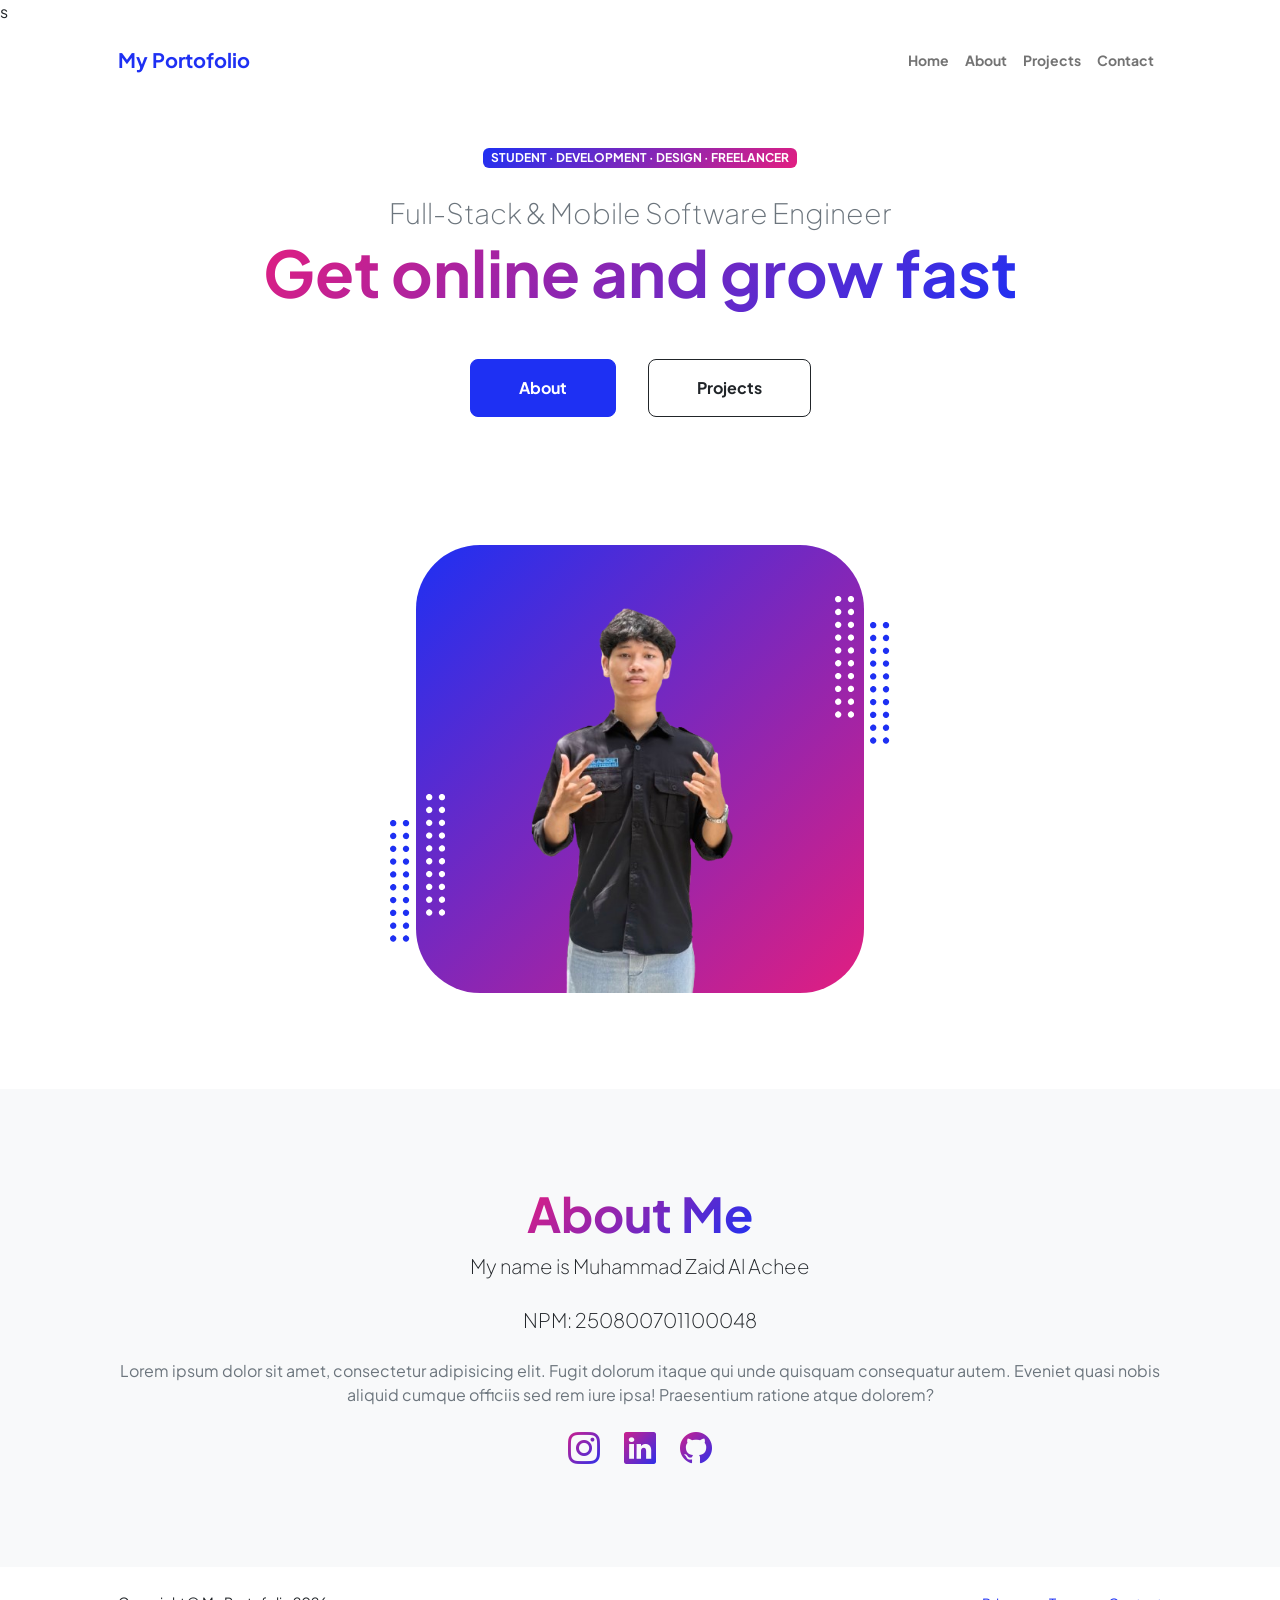
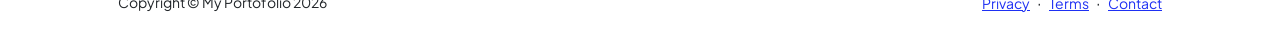
<file: index.html>
<!doctype html>
<html lang="en">
  <head>
    <meta charset="utf-8" />
    <meta name="viewport" content="width=device-width, initial-scale=1, shrink-to-fit=no" />
    <meta name="description" content="" />
    <meta name="author" content="" />
    <title>Achee| My Portofolio</title>
    <!-- Favicon-->
    <link rel="icon" type="image/x-icon" href="assets/favicon.ico" />
    <!-- Custom Google font-->
    <link rel="preconnect" href="https://fonts.googleapis.com" />
    <link rel="preconnect" href="https://fonts.gstatic.com" crossorigin />
    <link
      href="https://fonts.googleapis.com/css2?family=Plus+Jakarta+Sans:wght@100;200;300;400;500;600;700;800;900&amp;display=swap"
      rel="stylesheet"
    />s
    <!-- Bootstrap icons-->
    <link
      href="https://cdn.jsdelivr.net/npm/bootstrap-icons@1.8.1/font/bootstrap-icons.css"
      rel="stylesheet"
    />
    <!-- Core theme CSS (includes Bootstrap)-->
    <link href="css/styles.css" rel="stylesheet" />
  </head>
  <body class="d-flex flex-column h-100">
    <main class="flex-shrink-0">
      <!-- Navigation-->
      <nav class="navbar navbar-expand-lg navbar-light bg-white py-3">
        <div class="container px-5">
          <a class="navbar-brand" href="index.html"
            ><span class="fw-bolder text-primary">My Portofolio</span></a
          > 
          <button
            class="navbar-toggler"
            type="button"
            data-bs-toggle="collapse"
            data-bs-target="#navbarSupportedContent"
            aria-controls="navbarSupportedContent"
            aria-expanded="false"
            aria-label="Toggle navigation"
          >
            <span class="navbar-toggler-icon"></span>
          </button>
          <div class="collapse navbar-collapse" id="navbarSupportedContent">
            <ul class="navbar-nav ms-auto mb-2 mb-lg-0 small fw-bolder">
              <li class="nav-item"><a class="nav-link" href="index.html">Home</a></li>
              <li class="nav-item"><a class="nav-link" href="about.html">About</a></li>
              <li class="nav-item"><a class="nav-link" href="projects.html">Projects</a></li>
              <li class="nav-item"><a class="nav-link" href="contact.html">Contact</a></li>
            </ul>
          </div>
        </div>
      </nav>
      <!-- Header-->
      <header class="py-5">
        <div class="container px-5 pb-5">
          <div class="row gx-5 align-items-center">
            <div class="col-xxl-5">
              <!-- Header text content-->
              <div class="text-center text-xxl-start">
                <div class="badge bg-gradient-primary-to-secondary text-white mb-4">
                  <div class="text-uppercase">
                    Student &middot; Development &middot; Design &middot; Freelancer
                  </div>
                </div>
                <div class="fs-3 fw-light text-muted">Full-Stack & Mobile Software Engineer</div>
                <h1 class="display-3 fw-bolder mb-5">
                  <span class="text-gradient d-inline">Get online and grow fast</span>
                </h1>
                <div
                  class="d-grid gap-3 d-sm-flex justify-content-sm-center justify-content-xxl-start mb-3"
                >
                  <a
                    class="btn btn-primary btn-lg px-5 py-3 me-sm-3 fs-6 fw-bolder"
                    href="about.html"
                    >About</a
                  >
                  <a
                    class="btn btn-outline-dark btn-lg px-5 py-3 fs-6 fw-bolder"
                    href="projects.html"
                    >Projects</a
                  >
                </div>
              </div>
            </div>
            <div class="col-xxl-7">
              <!-- Header profile picture-->
              <div class="d-flex justify-content-center mt-5 mt-xxl-0">
                <div class="profile bg-gradient-primary-to-secondary">
                  <!-- TIP: For best results, use a photo with a transparent background like the demo example below-->
                  <!-- Watch a tutorial on how to do this on YouTube (link)-->
                  <img class="profile-img" src="assets/achee.png" alt="..." />
                  <div class="dots-1">
                    <!-- SVG Dots-->
                    <svg
                      version="1.1"
                      xmlns="http://www.w3.org/2000/svg"
                      xmlns:xlink="http://www.w3.org/1999/xlink"
                      x="0px"
                      y="0px"
                      viewBox="0 0 191.6 1215.4"
                      style="enable-background: new 0 0 191.6 1215.4"
                      xml:space="preserve"
                    >
                      <g transform="translate(0.000000,1280.000000) scale(0.100000,-0.100000)">
                        <path
                          d="M227.7,12788.6c-105-35-200-141-222-248c-43-206,163-412,369-369c155,32,275,190,260,339c-11,105-90,213-190,262        C383.7,12801.6,289.7,12808.6,227.7,12788.6z"
                        ></path>
                        <path
                          d="M1507.7,12788.6c-151-50-253-216-222-362c25-119,136-230,254-255c194-41,395,142,375,339c-11,105-90,213-190,262        C1663.7,12801.6,1569.7,12808.6,1507.7,12788.6z"
                        ></path>
                        <path
                          d="M227.7,11508.6c-105-35-200-141-222-248c-43-206,163-412,369-369c155,32,275,190,260,339c-11,105-90,213-190,262        C383.7,11521.6,289.7,11528.6,227.7,11508.6z"
                        ></path>
                        <path
                          d="M1507.7,11508.6c-151-50-253-216-222-362c25-119,136-230,254-255c194-41,395,142,375,339c-11,105-90,213-190,262        C1663.7,11521.6,1569.7,11528.6,1507.7,11508.6z"
                        ></path>
                        <path
                          d="M227.7,10228.6c-105-35-200-141-222-248c-43-206,163-412,369-369c155,32,275,190,260,339c-11,105-90,213-190,262        C383.7,10241.6,289.7,10248.6,227.7,10228.6z"
                        ></path>
                        <path
                          d="M1507.7,10228.6c-105-35-200-141-222-248c-43-206,163-412,369-369c155,32,275,190,260,339c-11,105-90,213-190,262        C1663.7,10241.6,1569.7,10248.6,1507.7,10228.6z"
                        ></path>
                        <path
                          d="M227.7,8948.6c-105-35-200-141-222-248c-43-206,163-412,369-369c155,32,275,190,260,339c-11,105-90,213-190,262        C383.7,8961.6,289.7,8968.6,227.7,8948.6z"
                        ></path>
                        <path
                          d="M1507.7,8948.6c-105-35-200-141-222-248c-43-206,163-412,369-369c155,32,275,190,260,339c-11,105-90,213-190,262        C1663.7,8961.6,1569.7,8968.6,1507.7,8948.6z"
                        ></path>
                        <path
                          d="M227.7,7668.6c-105-35-200-141-222-248c-43-206,163-412,369-369c155,32,275,190,260,339c-11,105-90,213-190,262        C383.7,7681.6,289.7,7688.6,227.7,7668.6z"
                        ></path>
                        <path
                          d="M1507.7,7668.6c-105-35-200-141-222-248c-43-206,163-412,369-369c155,32,275,190,260,339c-11,105-90,213-190,262        C1663.7,7681.6,1569.7,7688.6,1507.7,7668.6z"
                        ></path>
                        <path
                          d="M227.7,6388.6c-105-35-200-141-222-248c-43-206,163-412,369-369c155,32,275,190,260,339c-11,105-90,213-190,262        C383.7,6401.6,289.7,6408.6,227.7,6388.6z"
                        ></path>
                        <path
                          d="M1507.7,6388.6c-105-35-200-141-222-248c-43-206,163-412,369-369c155,32,275,190,260,339c-11,105-90,213-190,262        C1663.7,6401.6,1569.7,6408.6,1507.7,6388.6z"
                        ></path>
                        <path
                          d="M227.7,5108.6c-105-35-200-141-222-248c-43-206,163-412,369-369c155,32,275,190,260,339c-11,105-90,213-190,262        C383.7,5121.6,289.7,5128.6,227.7,5108.6z"
                        ></path>
                        <path
                          d="M1507.7,5108.6c-105-35-200-141-222-248c-43-206,163-412,369-369c155,32,275,190,260,339c-11,105-90,213-190,262        C1663.7,5121.6,1569.7,5128.6,1507.7,5108.6z"
                        ></path>
                        <path
                          d="M227.7,3828.6c-105-35-200-141-222-248c-43-206,163-412,369-369c155,32,275,190,260,339c-11,105-90,213-190,262        C383.7,3841.6,289.7,3848.6,227.7,3828.6z"
                        ></path>
                        <path
                          d="M1507.7,3828.6c-105-35-200-141-222-248c-43-206,163-412,369-369c155,32,275,190,260,339c-11,105-90,213-190,262        C1663.7,3841.6,1569.7,3848.6,1507.7,3828.6z"
                        ></path>
                        <path
                          d="M227.7,2548.6c-105-35-200-141-222-248c-43-206,163-412,369-369c155,32,275,190,260,339c-11,105-90,213-190,262        C383.7,2561.6,289.7,2568.6,227.7,2548.6z"
                        ></path>
                        <path
                          d="M1507.7,2548.6c-105-35-200-141-222-248c-43-206,163-412,369-369c155,32,275,190,260,339c-11,105-90,213-190,262        C1663.7,2561.6,1569.7,2568.6,1507.7,2548.6z"
                        ></path>
                        <path
                          d="M227.7,1268.6c-105-35-200-141-222-248c-43-206,163-412,369-369c155,32,275,190,260,339c-11,105-90,213-190,262        C383.7,1281.6,289.7,1288.6,227.7,1268.6z"
                        ></path>
                        <path
                          d="M1507.7,1268.6c-105-35-200-141-222-248c-43-206,163-412,369-369c155,32,275,190,260,339c-11,105-90,213-190,262        C1663.7,1281.6,1569.7,1288.6,1507.7,1268.6z"
                        ></path>
                      </g>
                    </svg>
                    <!-- END of SVG dots-->
                  </div>
                  <div class="dots-2">
                    <!-- SVG Dots-->
                    <svg
                      version="1.1"
                      xmlns="http://www.w3.org/2000/svg"
                      xmlns:xlink="http://www.w3.org/1999/xlink"
                      x="0px"
                      y="0px"
                      viewBox="0 0 191.6 1215.4"
                      style="enable-background: new 0 0 191.6 1215.4"
                      xml:space="preserve"
                    >
                      <g transform="translate(0.000000,1280.000000) scale(0.100000,-0.100000)">
                        <path
                          d="M227.7,12788.6c-105-35-200-141-222-248c-43-206,163-412,369-369c155,32,275,190,260,339c-11,105-90,213-190,262        C383.7,12801.6,289.7,12808.6,227.7,12788.6z"
                        ></path>
                        <path
                          d="M1507.7,12788.6c-151-50-253-216-222-362c25-119,136-230,254-255c194-41,395,142,375,339c-11,105-90,213-190,262        C1663.7,12801.6,1569.7,12808.6,1507.7,12788.6z"
                        ></path>
                        <path
                          d="M227.7,11508.6c-105-35-200-141-222-248c-43-206,163-412,369-369c155,32,275,190,260,339c-11,105-90,213-190,262        C383.7,11521.6,289.7,11528.6,227.7,11508.6z"
                        ></path>
                        <path
                          d="M1507.7,11508.6c-151-50-253-216-222-362c25-119,136-230,254-255c194-41,395,142,375,339c-11,105-90,213-190,262        C1663.7,11521.6,1569.7,11528.6,1507.7,11508.6z"
                        ></path>
                        <path
                          d="M227.7,10228.6c-105-35-200-141-222-248c-43-206,163-412,369-369c155,32,275,190,260,339c-11,105-90,213-190,262        C383.7,10241.6,289.7,10248.6,227.7,10228.6z"
                        ></path>
                        <path
                          d="M1507.7,10228.6c-105-35-200-141-222-248c-43-206,163-412,369-369c155,32,275,190,260,339c-11,105-90,213-190,262        C1663.7,10241.6,1569.7,10248.6,1507.7,10228.6z"
                        ></path>
                        <path
                          d="M227.7,8948.6c-105-35-200-141-222-248c-43-206,163-412,369-369c155,32,275,190,260,339c-11,105-90,213-190,262        C383.7,8961.6,289.7,8968.6,227.7,8948.6z"
                        ></path>
                        <path
                          d="M1507.7,8948.6c-105-35-200-141-222-248c-43-206,163-412,369-369c155,32,275,190,260,339c-11,105-90,213-190,262        C1663.7,8961.6,1569.7,8968.6,1507.7,8948.6z"
                        ></path>
                        <path
                          d="M227.7,7668.6c-105-35-200-141-222-248c-43-206,163-412,369-369c155,32,275,190,260,339c-11,105-90,213-190,262        C383.7,7681.6,289.7,7688.6,227.7,7668.6z"
                        ></path>
                        <path
                          d="M1507.7,7668.6c-105-35-200-141-222-248c-43-206,163-412,369-369c155,32,275,190,260,339c-11,105-90,213-190,262        C1663.7,7681.6,1569.7,7688.6,1507.7,7668.6z"
                        ></path>
                        <path
                          d="M227.7,6388.6c-105-35-200-141-222-248c-43-206,163-412,369-369c155,32,275,190,260,339c-11,105-90,213-190,262        C383.7,6401.6,289.7,6408.6,227.7,6388.6z"
                        ></path>
                        <path
                          d="M1507.7,6388.6c-105-35-200-141-222-248c-43-206,163-412,369-369c155,32,275,190,260,339c-11,105-90,213-190,262        C1663.7,6401.6,1569.7,6408.6,1507.7,6388.6z"
                        ></path>
                        <path
                          d="M227.7,5108.6c-105-35-200-141-222-248c-43-206,163-412,369-369c155,32,275,190,260,339c-11,105-90,213-190,262        C383.7,5121.6,289.7,5128.6,227.7,5108.6z"
                        ></path>
                        <path
                          d="M1507.7,5108.6c-105-35-200-141-222-248c-43-206,163-412,369-369c155,32,275,190,260,339c-11,105-90,213-190,262        C1663.7,5121.6,1569.7,5128.6,1507.7,5108.6z"
                        ></path>
                        <path
                          d="M227.7,3828.6c-105-35-200-141-222-248c-43-206,163-412,369-369c155,32,275,190,260,339c-11,105-90,213-190,262        C383.7,3841.6,289.7,3848.6,227.7,3828.6z"
                        ></path>
                        <path
                          d="M1507.7,3828.6c-105-35-200-141-222-248c-43-206,163-412,369-369c155,32,275,190,260,339c-11,105-90,213-190,262        C1663.7,3841.6,1569.7,3848.6,1507.7,3828.6z"
                        ></path>
                        <path
                          d="M227.7,2548.6c-105-35-200-141-222-248c-43-206,163-412,369-369c155,32,275,190,260,339c-11,105-90,213-190,262        C383.7,2561.6,289.7,2568.6,227.7,2548.6z"
                        ></path>
                        <path
                          d="M1507.7,2548.6c-105-35-200-141-222-248c-43-206,163-412,369-369c155,32,275,190,260,339c-11,105-90,213-190,262        C1663.7,2561.6,1569.7,2568.6,1507.7,2548.6z"
                        ></path>
                        <path
                          d="M227.7,1268.6c-105-35-200-141-222-248c-43-206,163-412,369-369c155,32,275,190,260,339c-11,105-90,213-190,262        C383.7,1281.6,289.7,1288.6,227.7,1268.6z"
                        ></path>
                        <path
                          d="M1507.7,1268.6c-105-35-200-141-222-248c-43-206,163-412,369-369c155,32,275,190,260,339c-11,105-90,213-190,262        C1663.7,1281.6,1569.7,1288.6,1507.7,1268.6z"
                        ></path>
                      </g>
                    </svg>
                    <!-- END of SVG dots-->
                  </div>
                  <div class="dots-3">
                    <!-- SVG Dots-->
                    <svg
                      version="1.1"
                      xmlns="http://www.w3.org/2000/svg"
                      xmlns:xlink="http://www.w3.org/1999/xlink"
                      x="0px"
                      y="0px"
                      viewBox="0 0 191.6 1215.4"
                      style="enable-background: new 0 0 191.6 1215.4"
                      xml:space="preserve"
                    >
                      <g transform="translate(0.000000,1280.000000) scale(0.100000,-0.100000)">
                        <path
                          d="M227.7,12788.6c-105-35-200-141-222-248c-43-206,163-412,369-369c155,32,275,190,260,339c-11,105-90,213-190,262        C383.7,12801.6,289.7,12808.6,227.7,12788.6z"
                        ></path>
                        <path
                          d="M1507.7,12788.6c-151-50-253-216-222-362c25-119,136-230,254-255c194-41,395,142,375,339c-11,105-90,213-190,262        C1663.7,12801.6,1569.7,12808.6,1507.7,12788.6z"
                        ></path>
                        <path
                          d="M227.7,11508.6c-105-35-200-141-222-248c-43-206,163-412,369-369c155,32,275,190,260,339c-11,105-90,213-190,262        C383.7,11521.6,289.7,11528.6,227.7,11508.6z"
                        ></path>
                        <path
                          d="M1507.7,11508.6c-151-50-253-216-222-362c25-119,136-230,254-255c194-41,395,142,375,339c-11,105-90,213-190,262        C1663.7,11521.6,1569.7,11528.6,1507.7,11508.6z"
                        ></path>
                        <path
                          d="M227.7,10228.6c-105-35-200-141-222-248c-43-206,163-412,369-369c155,32,275,190,260,339c-11,105-90,213-190,262        C383.7,10241.6,289.7,10248.6,227.7,10228.6z"
                        ></path>
                        <path
                          d="M1507.7,10228.6c-105-35-200-141-222-248c-43-206,163-412,369-369c155,32,275,190,260,339c-11,105-90,213-190,262        C1663.7,10241.6,1569.7,10248.6,1507.7,10228.6z"
                        ></path>
                        <path
                          d="M227.7,8948.6c-105-35-200-141-222-248c-43-206,163-412,369-369c155,32,275,190,260,339c-11,105-90,213-190,262        C383.7,8961.6,289.7,8968.6,227.7,8948.6z"
                        ></path>
                        <path
                          d="M1507.7,8948.6c-105-35-200-141-222-248c-43-206,163-412,369-369c155,32,275,190,260,339c-11,105-90,213-190,262        C1663.7,8961.6,1569.7,8968.6,1507.7,8948.6z"
                        ></path>
                        <path
                          d="M227.7,7668.6c-105-35-200-141-222-248c-43-206,163-412,369-369c155,32,275,190,260,339c-11,105-90,213-190,262        C383.7,7681.6,289.7,7688.6,227.7,7668.6z"
                        ></path>
                        <path
                          d="M1507.7,7668.6c-105-35-200-141-222-248c-43-206,163-412,369-369c155,32,275,190,260,339c-11,105-90,213-190,262        C1663.7,7681.6,1569.7,7688.6,1507.7,7668.6z"
                        ></path>
                        <path
                          d="M227.7,6388.6c-105-35-200-141-222-248c-43-206,163-412,369-369c155,32,275,190,260,339c-11,105-90,213-190,262        C383.7,6401.6,289.7,6408.6,227.7,6388.6z"
                        ></path>
                        <path
                          d="M1507.7,6388.6c-105-35-200-141-222-248c-43-206,163-412,369-369c155,32,275,190,260,339c-11,105-90,213-190,262        C1663.7,6401.6,1569.7,6408.6,1507.7,6388.6z"
                        ></path>
                        <path
                          d="M227.7,5108.6c-105-35-200-141-222-248c-43-206,163-412,369-369c155,32,275,190,260,339c-11,105-90,213-190,262        C383.7,5121.6,289.7,5128.6,227.7,5108.6z"
                        ></path>
                        <path
                          d="M1507.7,5108.6c-105-35-200-141-222-248c-43-206,163-412,369-369c155,32,275,190,260,339c-11,105-90,213-190,262        C1663.7,5121.6,1569.7,5128.6,1507.7,5108.6z"
                        ></path>
                        <path
                          d="M227.7,3828.6c-105-35-200-141-222-248c-43-206,163-412,369-369c155,32,275,190,260,339c-11,105-90,213-190,262        C383.7,3841.6,289.7,3848.6,227.7,3828.6z"
                        ></path>
                        <path
                          d="M1507.7,3828.6c-105-35-200-141-222-248c-43-206,163-412,369-369c155,32,275,190,260,339c-11,105-90,213-190,262        C1663.7,3841.6,1569.7,3848.6,1507.7,3828.6z"
                        ></path>
                        <path
                          d="M227.7,2548.6c-105-35-200-141-222-248c-43-206,163-412,369-369c155,32,275,190,260,339c-11,105-90,213-190,262        C383.7,2561.6,289.7,2568.6,227.7,2548.6z"
                        ></path>
                        <path
                          d="M1507.7,2548.6c-105-35-200-141-222-248c-43-206,163-412,369-369c155,32,275,190,260,339c-11,105-90,213-190,262        C1663.7,2561.6,1569.7,2568.6,1507.7,2548.6z"
                        ></path>
                        <path
                          d="M227.7,1268.6c-105-35-200-141-222-248c-43-206,163-412,369-369c155,32,275,190,260,339c-11,105-90,213-190,262        C383.7,1281.6,289.7,1288.6,227.7,1268.6z"
                        ></path>
                        <path
                          d="M1507.7,1268.6c-105-35-200-141-222-248c-43-206,163-412,369-369c155,32,275,190,260,339c-11,105-90,213-190,262        C1663.7,1281.6,1569.7,1288.6,1507.7,1268.6z"
                        ></path>
                      </g>
                    </svg>
                    <!-- END of SVG dots-->
                  </div>
                  <div class="dots-4">
                    <!-- SVG Dots-->
                    <svg
                      version="1.1"
                      xmlns="http://www.w3.org/2000/svg"
                      xmlns:xlink="http://www.w3.org/1999/xlink"
                      x="0px"
                      y="0px"
                      viewBox="0 0 191.6 1215.4"
                      style="enable-background: new 0 0 191.6 1215.4"
                      xml:space="preserve"
                    >
                      <g transform="translate(0.000000,1280.000000) scale(0.100000,-0.100000)">
                        <path
                          d="M227.7,12788.6c-105-35-200-141-222-248c-43-206,163-412,369-369c155,32,275,190,260,339c-11,105-90,213-190,262        C383.7,12801.6,289.7,12808.6,227.7,12788.6z"
                        ></path>
                        <path
                          d="M1507.7,12788.6c-151-50-253-216-222-362c25-119,136-230,254-255c194-41,395,142,375,339c-11,105-90,213-190,262        C1663.7,12801.6,1569.7,12808.6,1507.7,12788.6z"
                        ></path>
                        <path
                          d="M227.7,11508.6c-105-35-200-141-222-248c-43-206,163-412,369-369c155,32,275,190,260,339c-11,105-90,213-190,262        C383.7,11521.6,289.7,11528.6,227.7,11508.6z"
                        ></path>
                        <path
                          d="M1507.7,11508.6c-151-50-253-216-222-362c25-119,136-230,254-255c194-41,395,142,375,339c-11,105-90,213-190,262        C1663.7,11521.6,1569.7,11528.6,1507.7,11508.6z"
                        ></path>
                        <path
                          d="M227.7,10228.6c-105-35-200-141-222-248c-43-206,163-412,369-369c155,32,275,190,260,339c-11,105-90,213-190,262        C383.7,10241.6,289.7,10248.6,227.7,10228.6z"
                        ></path>
                        <path
                          d="M1507.7,10228.6c-105-35-200-141-222-248c-43-206,163-412,369-369c155,32,275,190,260,339c-11,105-90,213-190,262        C1663.7,10241.6,1569.7,10248.6,1507.7,10228.6z"
                        ></path>
                        <path
                          d="M227.7,8948.6c-105-35-200-141-222-248c-43-206,163-412,369-369c155,32,275,190,260,339c-11,105-90,213-190,262        C383.7,8961.6,289.7,8968.6,227.7,8948.6z"
                        ></path>
                        <path
                          d="M1507.7,8948.6c-105-35-200-141-222-248c-43-206,163-412,369-369c155,32,275,190,260,339c-11,105-90,213-190,262        C1663.7,8961.6,1569.7,8968.6,1507.7,8948.6z"
                        ></path>
                        <path
                          d="M227.7,7668.6c-105-35-200-141-222-248c-43-206,163-412,369-369c155,32,275,190,260,339c-11,105-90,213-190,262        C383.7,7681.6,289.7,7688.6,227.7,7668.6z"
                        ></path>
                        <path
                          d="M1507.7,7668.6c-105-35-200-141-222-248c-43-206,163-412,369-369c155,32,275,190,260,339c-11,105-90,213-190,262        C1663.7,7681.6,1569.7,7688.6,1507.7,7668.6z"
                        ></path>
                        <path
                          d="M227.7,6388.6c-105-35-200-141-222-248c-43-206,163-412,369-369c155,32,275,190,260,339c-11,105-90,213-190,262        C383.7,6401.6,289.7,6408.6,227.7,6388.6z"
                        ></path>
                        <path
                          d="M1507.7,6388.6c-105-35-200-141-222-248c-43-206,163-412,369-369c155,32,275,190,260,339c-11,105-90,213-190,262        C1663.7,6401.6,1569.7,6408.6,1507.7,6388.6z"
                        ></path>
                        <path
                          d="M227.7,5108.6c-105-35-200-141-222-248c-43-206,163-412,369-369c155,32,275,190,260,339c-11,105-90,213-190,262        C383.7,5121.6,289.7,5128.6,227.7,5108.6z"
                        ></path>
                        <path
                          d="M1507.7,5108.6c-105-35-200-141-222-248c-43-206,163-412,369-369c155,32,275,190,260,339c-11,105-90,213-190,262        C1663.7,5121.6,1569.7,5128.6,1507.7,5108.6z"
                        ></path>
                        <path
                          d="M227.7,3828.6c-105-35-200-141-222-248c-43-206,163-412,369-369c155,32,275,190,260,339c-11,105-90,213-190,262        C383.7,3841.6,289.7,3848.6,227.7,3828.6z"
                        ></path>
                        <path
                          d="M1507.7,3828.6c-105-35-200-141-222-248c-43-206,163-412,369-369c155,32,275,190,260,339c-11,105-90,213-190,262        C1663.7,3841.6,1569.7,3848.6,1507.7,3828.6z"
                        ></path>
                        <path
                          d="M227.7,2548.6c-105-35-200-141-222-248c-43-206,163-412,369-369c155,32,275,190,260,339c-11,105-90,213-190,262        C383.7,2561.6,289.7,2568.6,227.7,2548.6z"
                        ></path>
                        <path
                          d="M1507.7,2548.6c-105-35-200-141-222-248c-43-206,163-412,369-369c155,32,275,190,260,339c-11,105-90,213-190,262        C1663.7,2561.6,1569.7,2568.6,1507.7,2548.6z"
                        ></path>
                        <path
                          d="M227.7,1268.6c-105-35-200-141-222-248c-43-206,163-412,369-369c155,32,275,190,260,339c-11,105-90,213-190,262        C383.7,1281.6,289.7,1288.6,227.7,1268.6z"
                        ></path>
                        <path
                          d="M1507.7,1268.6c-105-35-200-141-222-248c-43-206,163-412,369-369c155,32,275,190,260,339c-11,105-90,213-190,262        C1663.7,1281.6,1569.7,1288.6,1507.7,1268.6z"
                        ></path>
                      </g>
                    </svg>
                    <!-- END of SVG dots-->
                  </div>
                </div>
              </div>
            </div>
          </div>
        </div>
      </header>
      <!-- About Section-->
      <section class="bg-light py-5">
        <div class="container px-5">
          <div class="row gx-5 justify-content-center">
            <div class="col-xxl-8">
              <div class="text-center my-5">
                <h2 class="display-5 fw-bolder">
                  <span class="text-gradient d-inline">About Me</span>
                </h2>
                <p class="lead fw-light mb-4">My name is Muhammad Zaid Al Achee</p>
                <p class="lead fw-light mb-4">NPM: 250800701100048</p>
                <p class="text-muted">
                  Lorem ipsum dolor sit amet, consectetur adipisicing elit. Fugit dolorum itaque qui
                  unde quisquam consequatur autem. Eveniet quasi nobis aliquid cumque officiis sed
                  rem iure ipsa! Praesentium ratione atque dolorem?
                </p>
                <div class="d-flex justify-content-center fs-2 gap-4">
                  <a class="text-gradient" href="https://www.instagram.com/zzyedd_?stkn=enpnbW42YTg1MWU2"
                    ><i class="bi bi-instagram"></i
                  ></a>
                  <a class="text-gradient" href="#!"><i class="bi bi-linkedin"></i></a>
                  <a class="text-gradient" href="#!"><i class="bi bi-github"></i></a>
                </div>
              </div>
            </div>
          </div>
        </div>
      </section>
    </main>
    <!-- Footer-->
    <footer class="bg-white py-4 mt-auto">
      <div class="container px-5">
        <div class="row align-items-center justify-content-between flex-column flex-sm-row">
          <div class="col-auto">
            <div class="small m-0">Copyright &copy; My Portofolio 2026</div>
          </div>
          <div class="col-auto">
            <a class="small" href="#!">Privacy</a>
            <span class="mx-1">&middot;</span>
            <a class="small" href="#!">Terms</a>
            <span class="mx-1">&middot;</span>
            <a class="small" href="#!">Contact</a>
          </div>
        </div>
      </div>
    </footer>
    <!-- Bootstrap core JS-->
    <script src="https://cdn.jsdelivr.net/npm/bootstrap@5.2.3/dist/js/bootstrap.bundle.min.js"></script>
    <!-- Core theme JS-->
    <script src="js/scripts.js"></script>
  </body>
</html>
</file>
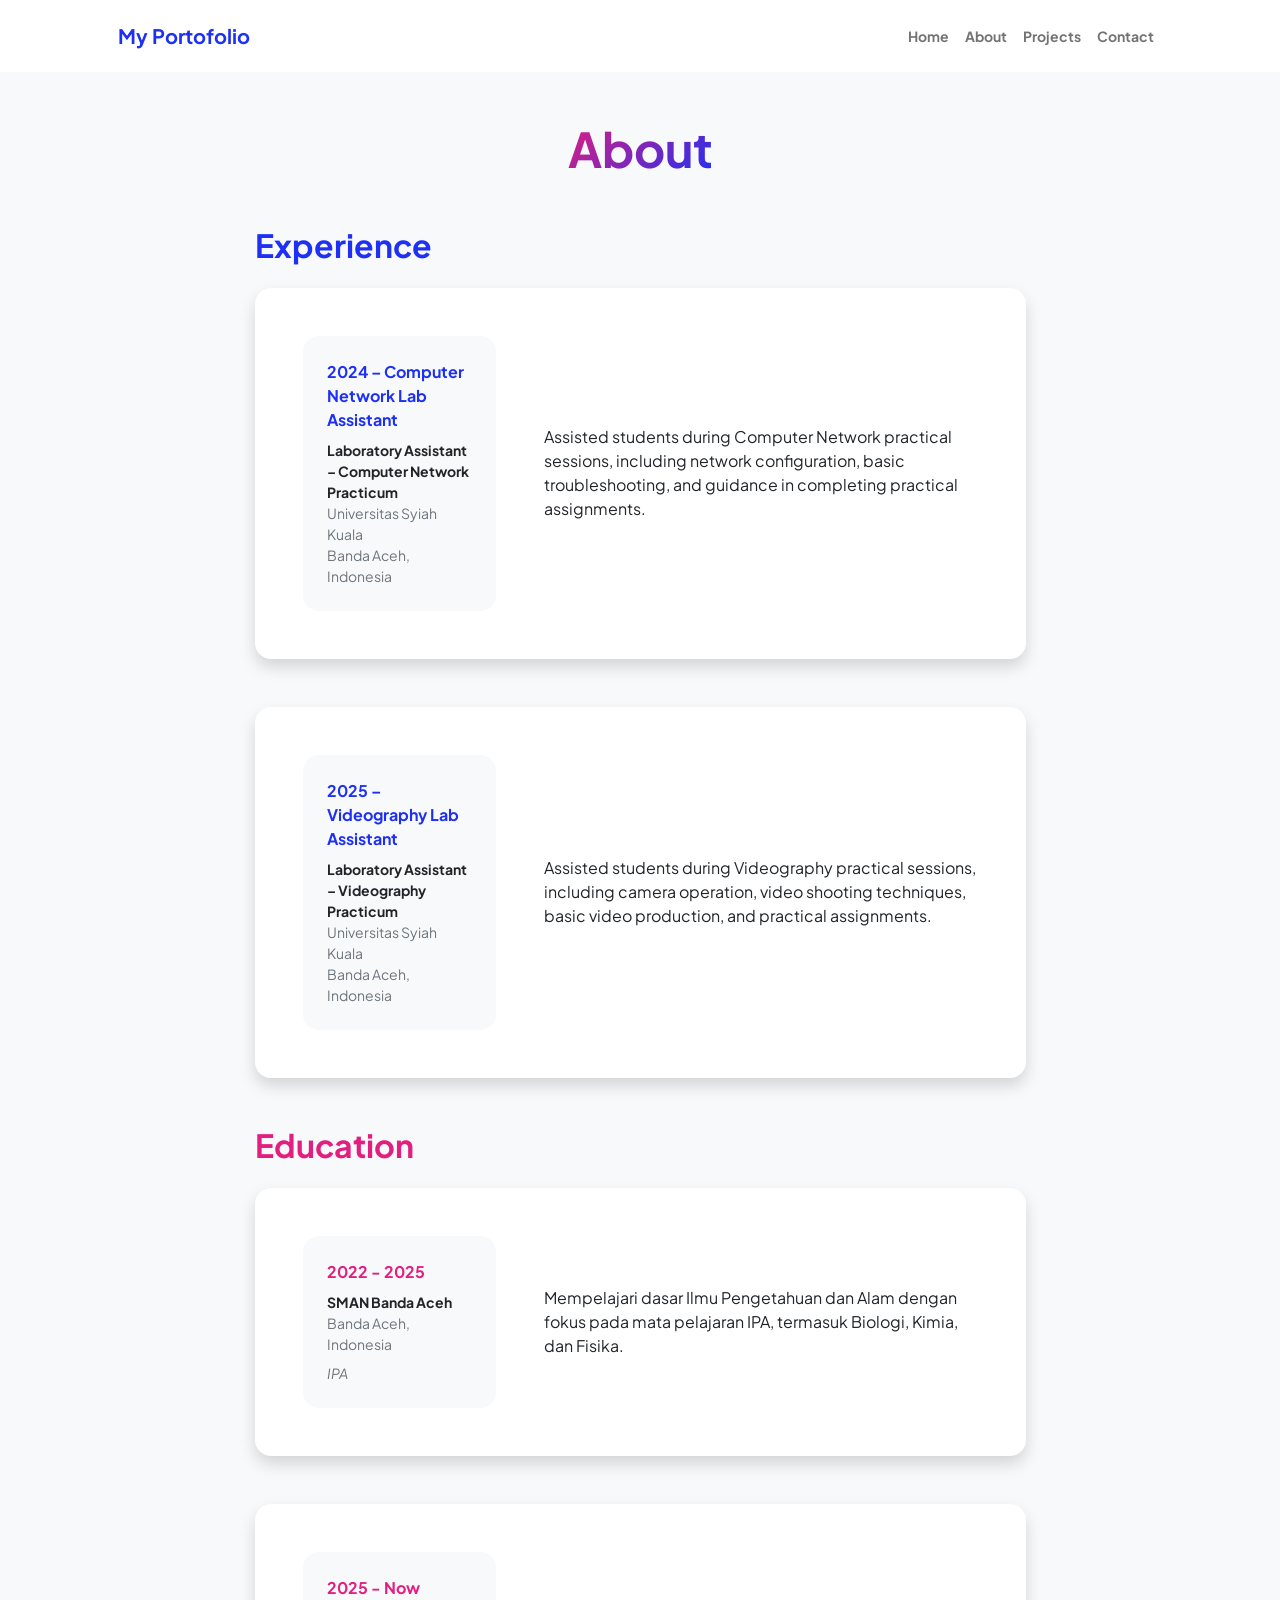
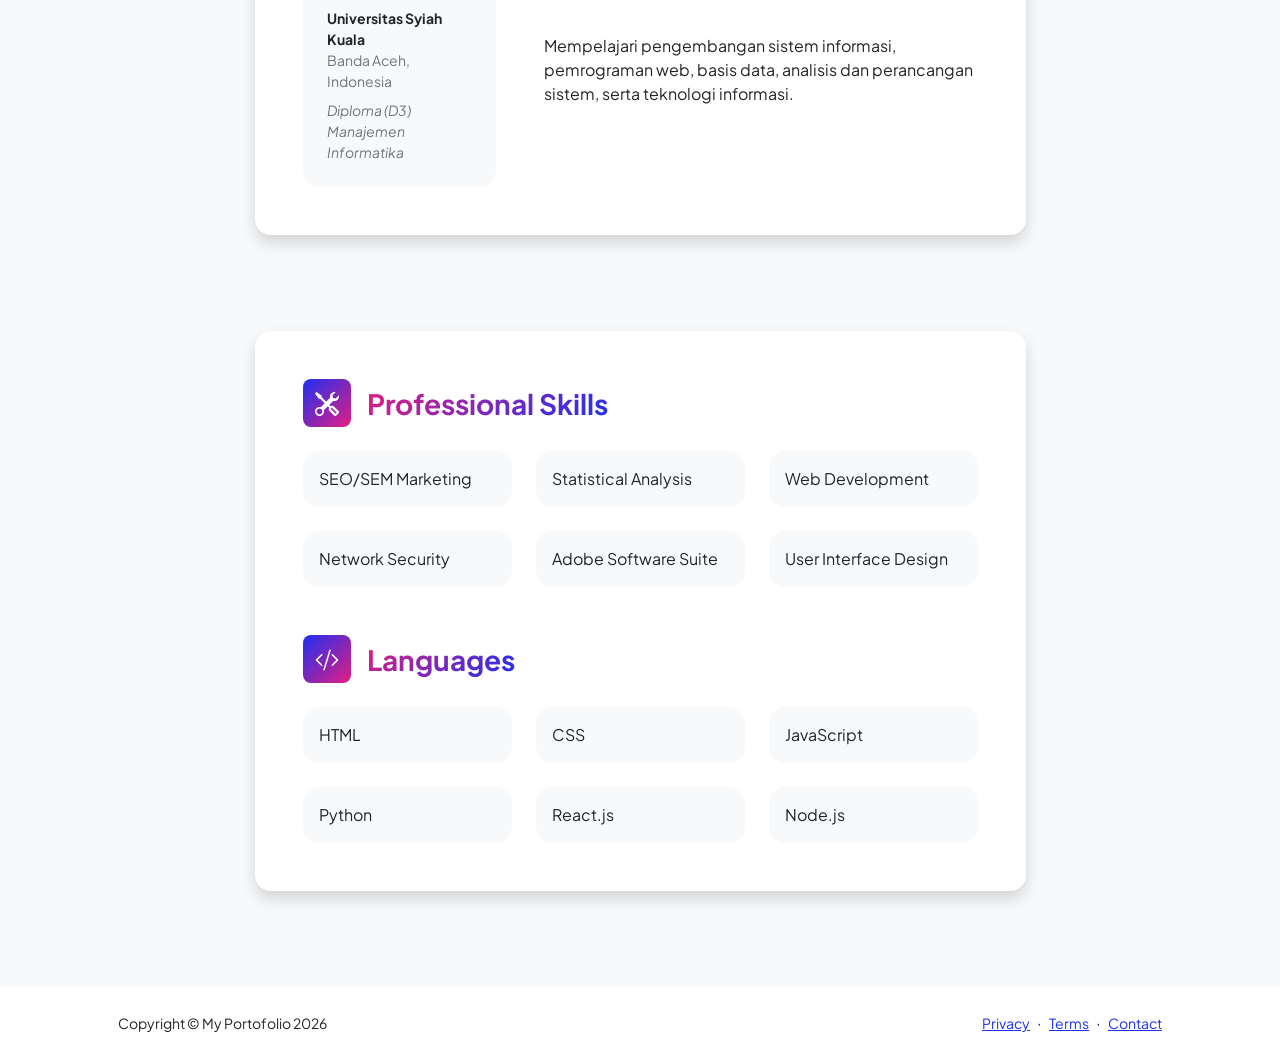
<file: about.html>
<!doctype html>
<html lang="en">
  <head>
    <meta charset="utf-8" />
    <meta name="viewport" content="width=device-width, initial-scale=1, shrink-to-fit=no" />
    <meta name="description" content="" />
    <meta name="author" content="" />
    <title>Personal | Web Portofolio</title>
    <!-- Favicon-->
    <link rel="icon" type="image/x-icon" href="assets/favicon.ico" />
    <!-- Custom Google font-->
    <link rel="preconnect" href="https://fonts.googleapis.com" />
    <link rel="preconnect" href="https://fonts.gstatic.com" crossorigin />
    <link
      href="https://fonts.googleapis.com/css2?family=Plus+Jakarta+Sans:wght@100;200;300;400;500;600;700;800;900&amp;display=swap"
      rel="stylesheet"
    />
    <!-- Bootstrap icons-->
    <link
      href="https://cdn.jsdelivr.net/npm/bootstrap-icons@1.8.1/font/bootstrap-icons.css"
      rel="stylesheet"
    />
    <!-- Core theme CSS (includes Bootstrap)-->
    <link href="css/styles.css" rel="stylesheet" />
  </head>
  <body class="d-flex flex-column h-100 bg-light">
    <main class="flex-shrink-0">
      <!-- Navigation-->
      <nav class="navbar navbar-expand-lg navbar-light bg-white py-3">
        <div class="container px-5">
          <a class="navbar-brand" href="index.html"
            ><span class="fw-bolder text-primary">My Portofolio</span></a
          >
          <button
            class="navbar-toggler"
            type="button"
            data-bs-toggle="collapse"
            data-bs-target="#navbarSupportedContent"
            aria-controls="navbarSupportedContent"
            aria-expanded="false"
            aria-label="Toggle navigation"
          >
            <span class="navbar-toggler-icon"></span>
          </button>
          <div class="collapse navbar-collapse" id="navbarSupportedContent">
            <ul class="navbar-nav ms-auto mb-2 mb-lg-0 small fw-bolder">
              <li class="nav-item"><a class="nav-link" href="index.html">Home</a></li>
              <li class="nav-item"><a class="nav-link" href="about.html">About</a></li>
              <li class="nav-item"><a class="nav-link" href="projects.html">Projects</a></li>
              <li class="nav-item"><a class="nav-link" href="contact.html">Contact</a></li>
            </ul>
          </div>
        </div>
      </nav>
      <!-- Page Content-->
      <div class="container px-5 my-5">
        <div class="text-center mb-5">
          <h1 class="display-5 fw-bolder mb-0">
            <span class="text-gradient d-inline">About</span>
          </h1>
        </div>
        <div class="row gx-5 justify-content-center">
          <div class="col-lg-11 col-xl-9 col-xxl-8">
            <!-- Experience Section-->
            <section>
              <div class="d-flex align-items-center justify-content-between mb-4">
                <h2 class="text-primary fw-bolder mb-0">Experience</h2>
                <!-- Download about button-->
                <!-- Note: Set the link href target to a PDF file within your project-->
                <!-- <a class="btn btn-primary px-4 py-3" href="#!">
                  <div class="d-inline-block bi bi-download me-2"></div>
                  Download Resume
                </a> -->
              </div>
              <!-- Experience Card 1-->
              <div class="card shadow border-0 rounded-4 mb-5">
                <div class="card-body p-5">
                  <div class="row align-items-center gx-5">
                    <div class="col text-center text-lg-start mb-4 mb-lg-0">
                      <div class="bg-light p-4 rounded-4">
                        <div class="text-primary fw-bolder mb-2">
                          2024 – Computer Network Lab Assistant
                        </div>
                        <div class="small fw-bolder">
                          Laboratory Assistant – Computer Network Practicum
                        </div>
                        <div class="small text-muted">Universitas Syiah Kuala</div>
                        <div class="small text-muted">Banda Aceh, Indonesia</div>
                      </div>
                    </div>
                    <div class="col-lg-8">
                      <div>
                        Assisted students during Computer Network practical sessions, including
                        network configuration, basic troubleshooting, and guidance in completing
                        practical assignments.
                      </div>
                    </div>
                  </div>
                </div>
              </div>
              <!-- Experience Card 2-->
              <div class="card shadow border-0 rounded-4 mb-5">
                <div class="card-body p-5">
                  <div class="row align-items-center gx-5">
                    <div class="col text-center text-lg-start mb-4 mb-lg-0">
                      <div class="bg-light p-4 rounded-4">
                        <div class="text-primary fw-bolder mb-2">
                          2025 – Videography Lab Assistant
                        </div>
                        <div class="small fw-bolder">
                          Laboratory Assistant – Videography Practicum
                        </div>
                        <div class="small text-muted">Universitas Syiah Kuala</div>
                        <div class="small text-muted">Banda Aceh, Indonesia</div>
                      </div>
                    </div>
                    <div class="col-lg-8">
                      <div>
                        Assisted students during Videography practical sessions, including camera
                        operation, video shooting techniques, basic video production, and practical
                        assignments.
                      </div>
                    </div>
                  </div>
                </div>
              </div>
            </section>
            <!-- Education Section-->
            <section>
              <h2 class="text-secondary fw-bolder mb-4">Education</h2>
              <!-- Education Card 1-->
              <div class="card shadow border-0 rounded-4 mb-5">
                <div class="card-body p-5">
                  <div class="row align-items-center gx-5">
                    <div class="col text-center text-lg-start mb-4 mb-lg-0">
                      <div class="bg-light p-4 rounded-4">
                        <div class="text-secondary fw-bolder mb-2">2022 - 2025</div>
                        <div class="mb-2">
                          <div class="small fw-bolder">SMAN Banda Aceh</div>
                          <div class="small text-muted">Banda Aceh, Indonesia</div>
                        </div>
                        <div class="fst-italic">
                          <div class="small text-muted">IPA</div>
                        </div>
                      </div>
                    </div>
                    <div class="col-lg-8">
                      <div>
                        Mempelajari dasar Ilmu Pengetahuan dan Alam dengan fokus pada mata pelajaran
                        IPA, termasuk Biologi, Kimia, dan Fisika.
                      </div>
                    </div>
                  </div>
                </div>
              </div>
              <!-- Education Card 2-->
              <div class="card shadow border-0 rounded-4 mb-5">
                <div class="card-body p-5">
                  <div class="row align-items-center gx-5">
                    <div class="col text-center text-lg-start mb-4 mb-lg-0">
                      <div class="bg-light p-4 rounded-4">
                        <div class="text-secondary fw-bolder mb-2">2025 - Now</div>
                        <div class="mb-2">
                          <div class="small fw-bolder">Universitas Syiah Kuala</div>
                          <div class="small text-muted">Banda Aceh, Indonesia</div>
                        </div>
                        <div class="fst-italic">
                          <div class="small text-muted">Diploma (D3)</div>
                          <div class="small text-muted">Manajemen Informatika</div>
                        </div>
                      </div>
                    </div>
                    <div class="col-lg-8">
                      <div>
                        Mempelajari pengembangan sistem informasi, pemrograman web, basis data,
                        analisis dan perancangan sistem, serta teknologi informasi.
                      </div>
                    </div>
                  </div>
                </div>
              </div>
            </section>
            <!-- Divider-->
            <div class="pb-5"></div>
            <!-- Skills Section-->
            <section>
              <!-- Skillset Card-->
              <div class="card shadow border-0 rounded-4 mb-5">
                <div class="card-body p-5">
                  <!-- Professional skills list-->
                  <div class="mb-5">
                    <div class="d-flex align-items-center mb-4">
                      <div
                        class="feature bg-primary bg-gradient-primary-to-secondary text-white rounded-3 me-3"
                      >
                        <i class="bi bi-tools"></i>
                      </div>
                      <h3 class="fw-bolder mb-0">
                        <span class="text-gradient d-inline">Professional Skills</span>
                      </h3>
                    </div>
                    <div class="row row-cols-1 row-cols-md-3 mb-4">
                      <div class="col mb-4 mb-md-0">
                        <div class="d-flex align-items-center bg-light rounded-4 p-3 h-100">
                          SEO/SEM Marketing
                        </div>
                      </div>
                      <div class="col mb-4 mb-md-0">
                        <div class="d-flex align-items-center bg-light rounded-4 p-3 h-100">
                          Statistical Analysis
                        </div>
                      </div>
                      <div class="col">
                        <div class="d-flex align-items-center bg-light rounded-4 p-3 h-100">
                          Web Development
                        </div>
                      </div>
                    </div>
                    <div class="row row-cols-1 row-cols-md-3">
                      <div class="col mb-4 mb-md-0">
                        <div class="d-flex align-items-center bg-light rounded-4 p-3 h-100">
                          Network Security
                        </div>
                      </div>
                      <div class="col mb-4 mb-md-0">
                        <div class="d-flex align-items-center bg-light rounded-4 p-3 h-100">
                          Adobe Software Suite
                        </div>
                      </div>
                      <div class="col">
                        <div class="d-flex align-items-center bg-light rounded-4 p-3 h-100">
                          User Interface Design
                        </div>
                      </div>
                    </div>
                  </div>
                  <!-- Languages list-->
                  <div class="mb-0">
                    <div class="d-flex align-items-center mb-4">
                      <div
                        class="feature bg-primary bg-gradient-primary-to-secondary text-white rounded-3 me-3"
                      >
                        <i class="bi bi-code-slash"></i>
                      </div>
                      <h3 class="fw-bolder mb-0">
                        <span class="text-gradient d-inline">Languages</span>
                      </h3>
                    </div>
                    <div class="row row-cols-1 row-cols-md-3 mb-4">
                      <div class="col mb-4 mb-md-0">
                        <div class="d-flex align-items-center bg-light rounded-4 p-3 h-100">
                          HTML
                        </div>
                      </div>
                      <div class="col mb-4 mb-md-0">
                        <div class="d-flex align-items-center bg-light rounded-4 p-3 h-100">
                          CSS
                        </div>
                      </div>
                      <div class="col">
                        <div class="d-flex align-items-center bg-light rounded-4 p-3 h-100">
                          JavaScript
                        </div>
                      </div>
                    </div>
                    <div class="row row-cols-1 row-cols-md-3">
                      <div class="col mb-4 mb-md-0">
                        <div class="d-flex align-items-center bg-light rounded-4 p-3 h-100">
                          Python
                        </div>
                      </div>
                      <div class="col mb-4 mb-md-0">
                        <div class="d-flex align-items-center bg-light rounded-4 p-3 h-100">
                          React.js
                        </div>
                      </div>
                      <div class="col">
                        <div class="d-flex align-items-center bg-light rounded-4 p-3 h-100">
                          Node.js
                        </div>
                      </div>
                    </div>
                  </div>
                </div>
              </div>
            </section>
          </div>
        </div>
      </div>
    </main>
    <!-- Footer-->
    <footer class="bg-white py-4 mt-auto">
      <div class="container px-5">
        <div class="row align-items-center justify-content-between flex-column flex-sm-row">
          <div class="col-auto">
            <div class="small m-0">Copyright &copy; My Portofolio 2026</div>
          </div>
          <div class="col-auto">
            <a class="small" href="#!">Privacy</a>
            <span class="mx-1">&middot;</span>
            <a class="small" href="#!">Terms</a>
            <span class="mx-1">&middot;</span>
            <a class="small" href="#!">Contact</a>
          </div>
        </div>
      </div>
    </footer>
    <!-- Bootstrap core JS-->
    <script src="https://cdn.jsdelivr.net/npm/bootstrap@5.2.3/dist/js/bootstrap.bundle.min.js"></script>
    <!-- Core theme JS-->
    <script src="js/scripts.js"></script>
  </body>
</html>
</file>
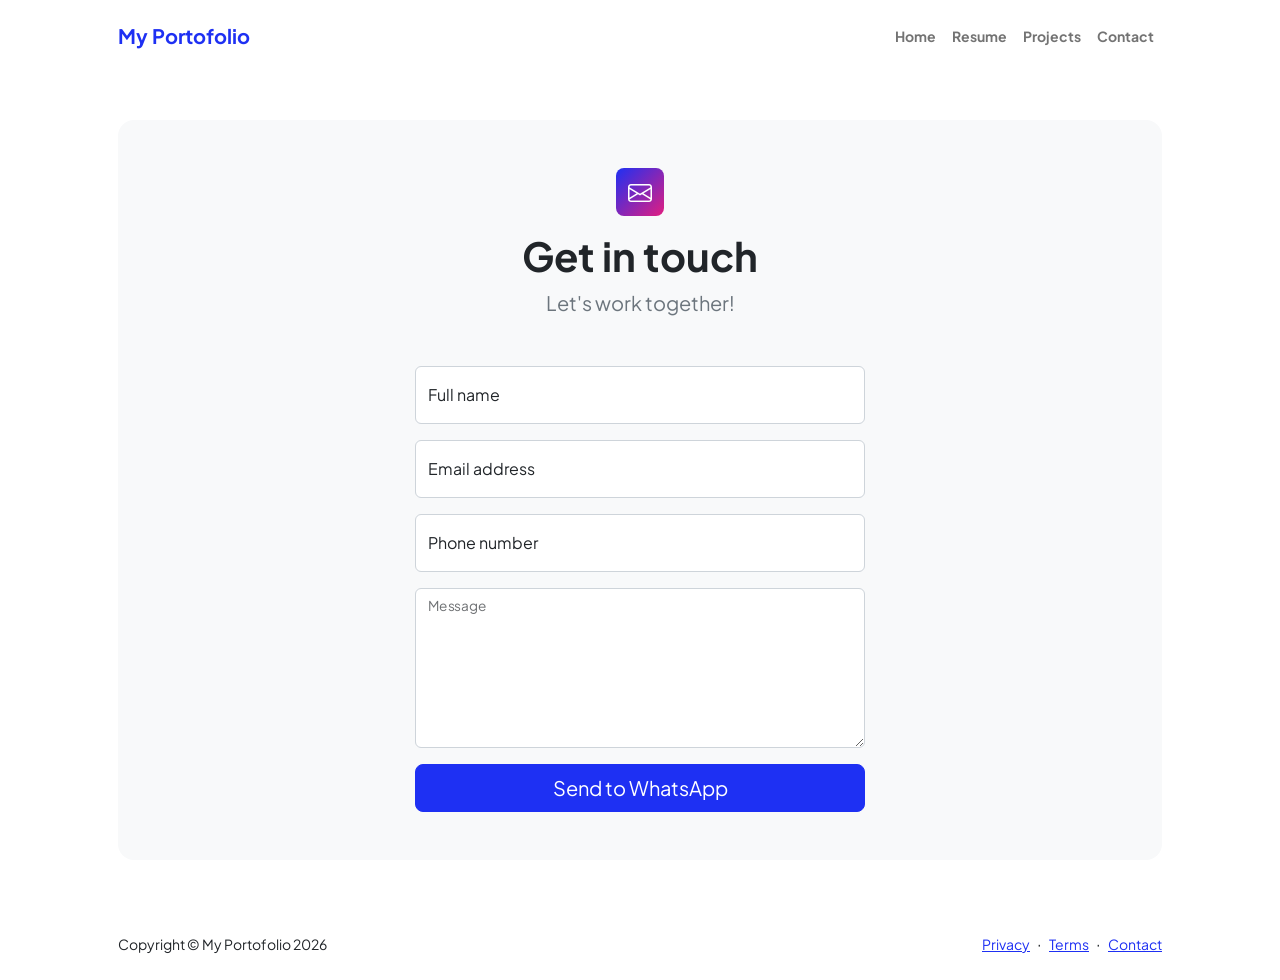
<file: contact.html>
<!doctype html>
<html lang="en">
  <head>
    <meta charset="utf-8" />
    <meta name="viewport" content="width=device-width, initial-scale=1, shrink-to-fit=no" />
    <meta name="description" content />
    <meta name="author" content />
    <title>Personal | Web Portofolio</title>
    <!-- Favicon-->
    <link rel="icon" type="image/x-icon" href="assets/favicon.ico" />
    <!-- Custom Google font-->
    <link rel="preconnect" href="https://fonts.googleapis.com" />
    <link rel="preconnect" href="https://fonts.gstatic.com" crossorigin />
    <link
      href="https://fonts.googleapis.com/css2?family=Plus+Jakarta+Sans:wght@100;200;300;400;500;600;700;800;900&amp;display=swap"
      rel="stylesheet"
    />
    <!-- Bootstrap icons-->
    <link
      href="https://cdn.jsdelivr.net/npm/bootstrap-icons@1.8.1/font/bootstrap-icons.css"
      rel="stylesheet"
    />
    <!-- Core theme CSS (includes Bootstrap)-->
    <link href="css/styles.css" rel="stylesheet" />
  </head>
  <body class="d-flex flex-column">
    <main class="flex-shrink-0">
      <!-- Navigation-->
      <nav class="navbar navbar-expand-lg navbar-light bg-white py-3">
        <div class="container px-5">
          <a class="navbar-brand" href="index.html"
            ><span class="fw-bolder text-primary">My Portofolio</span></a
          >
          <button
            class="navbar-toggler"
            type="button"
            data-bs-toggle="collapse"
            data-bs-target="#navbarSupportedContent"
            aria-controls="navbarSupportedContent"
            aria-expanded="false"
            aria-label="Toggle navigation"
          >
            <span class="navbar-toggler-icon"></span>
          </button>
          <div class="collapse navbar-collapse" id="navbarSupportedContent">
            <ul class="navbar-nav ms-auto mb-2 mb-lg-0 small fw-bolder">
              <li class="nav-item"><a class="nav-link" href="index.html">Home</a></li>
              <li class="nav-item"><a class="nav-link" href="resume.html">Resume</a></li>
              <li class="nav-item"><a class="nav-link" href="projects.html">Projects</a></li>
              <li class="nav-item"><a class="nav-link" href="contact.html">Contact</a></li>
            </ul>
          </div>
        </div>
      </nav>
      <!-- Page content-->
      <section class="py-5">
        <div class="container px-5">
          <!-- Contact form-->
          <div class="bg-light rounded-4 py-5 px-4 px-md-5">
            <div class="text-center mb-5">
              <div
                class="feature bg-primary bg-gradient-primary-to-secondary text-white rounded-3 mb-3"
              >
                <i class="bi bi-envelope"></i>
              </div>
              <h1 class="fw-bolder">Get in touch</h1>
              <p class="lead fw-normal text-muted mb-0">Let's work together!</p>
            </div>
            <div class="row gx-5 justify-content-center">
              <div class="col-lg-8 col-xl-6">
                <!-- * * * * * * * * * * * * * * *-->
                <!-- * * SB Forms Contact Form * *-->
                <!-- * * * * * * * * * * * * * * *-->
                <!-- This form is pre-integrated with SB Forms.-->
                <!-- To make this form functional, sign up at-->
                <!-- https://startbootstrap.com/solution/contact-forms-->
                <!-- to get an API token!-->
                <form id="contactForm">
                  <div class="form-floating mb-3">
                    <input
                      class="form-control"
                      id="name"
                      type="text"
                      placeholder="Enter your name..."
                      required
                    />
                    <label for="name">Full name</label>
                  </div>
                  <div class="form-floating mb-3">
                    <input
                      class="form-control"
                      id="email"
                      type="email"
                      placeholder="name@example.com"
                      required
                    />
                    <label for="email">Email address</label>
                  </div>
                  <div class="form-floating mb-3">
                    <input
                      class="form-control"
                      id="phone"
                      type="tel"
                      placeholder="(123) 456-7890"
                      required
                    />
                    <label for="phone">Phone number</label>
                  </div>
                  <div class="form-floating mb-3">
                    <textarea
                      class="form-control"
                      id="message"
                      style="height: 10rem"
                      required
                    ></textarea>
                    <label for="message">Message</label>
                  </div>

                  <div class="d-grid">
                    <button class="btn btn-primary btn-lg" id="submitButton" type="submit">
                      Send to WhatsApp
                    </button>
                  </div>
                </form>
              </div>
            </div>
          </div>
        </div>
      </section>
    </main>
    <!-- Footer-->
    <footer class="bg-white py-4 mt-auto">
      <div class="container px-5">
        <div class="row align-items-center justify-content-between flex-column flex-sm-row">
          <div class="col-auto">
            <div class="small m-0">Copyright &copy; My Portofolio 2026</div>
          </div>
          <div class="col-auto">
            <a class="small" href="#!">Privacy</a>
            <span class="mx-1">&middot;</span>
            <a class="small" href="#!">Terms</a>
            <span class="mx-1">&middot;</span>
            <a class="small" href="#!">Contact</a>
          </div>
        </div>
      </div>
    </footer>
    <!-- Bootstrap core JS-->
    <script src="https://cdn.jsdelivr.net/npm/bootstrap@5.2.3/dist/js/bootstrap.bundle.min.js"></script>
    <!-- Core theme JS-->
    <script src="js/scripts.js"></script>
    <!-- * * * * * * * * * * * * * * * * * * * * * * * * * * * * * * * * * * * * * * * *-->
    <!-- * *                               SB Forms JS                               * *-->
    <!-- * * Activate your form at https://startbootstrap.com/solution/contact-forms * *-->
    <!-- * * * * * * * * * * * * * * * * * * * * * * * * * * * * * * * * * * * * * * * *-->
    <script src="https://cdn.startbootstrap.com/sb-forms-latest.js"></script>
  </body>
</html>
</file>
